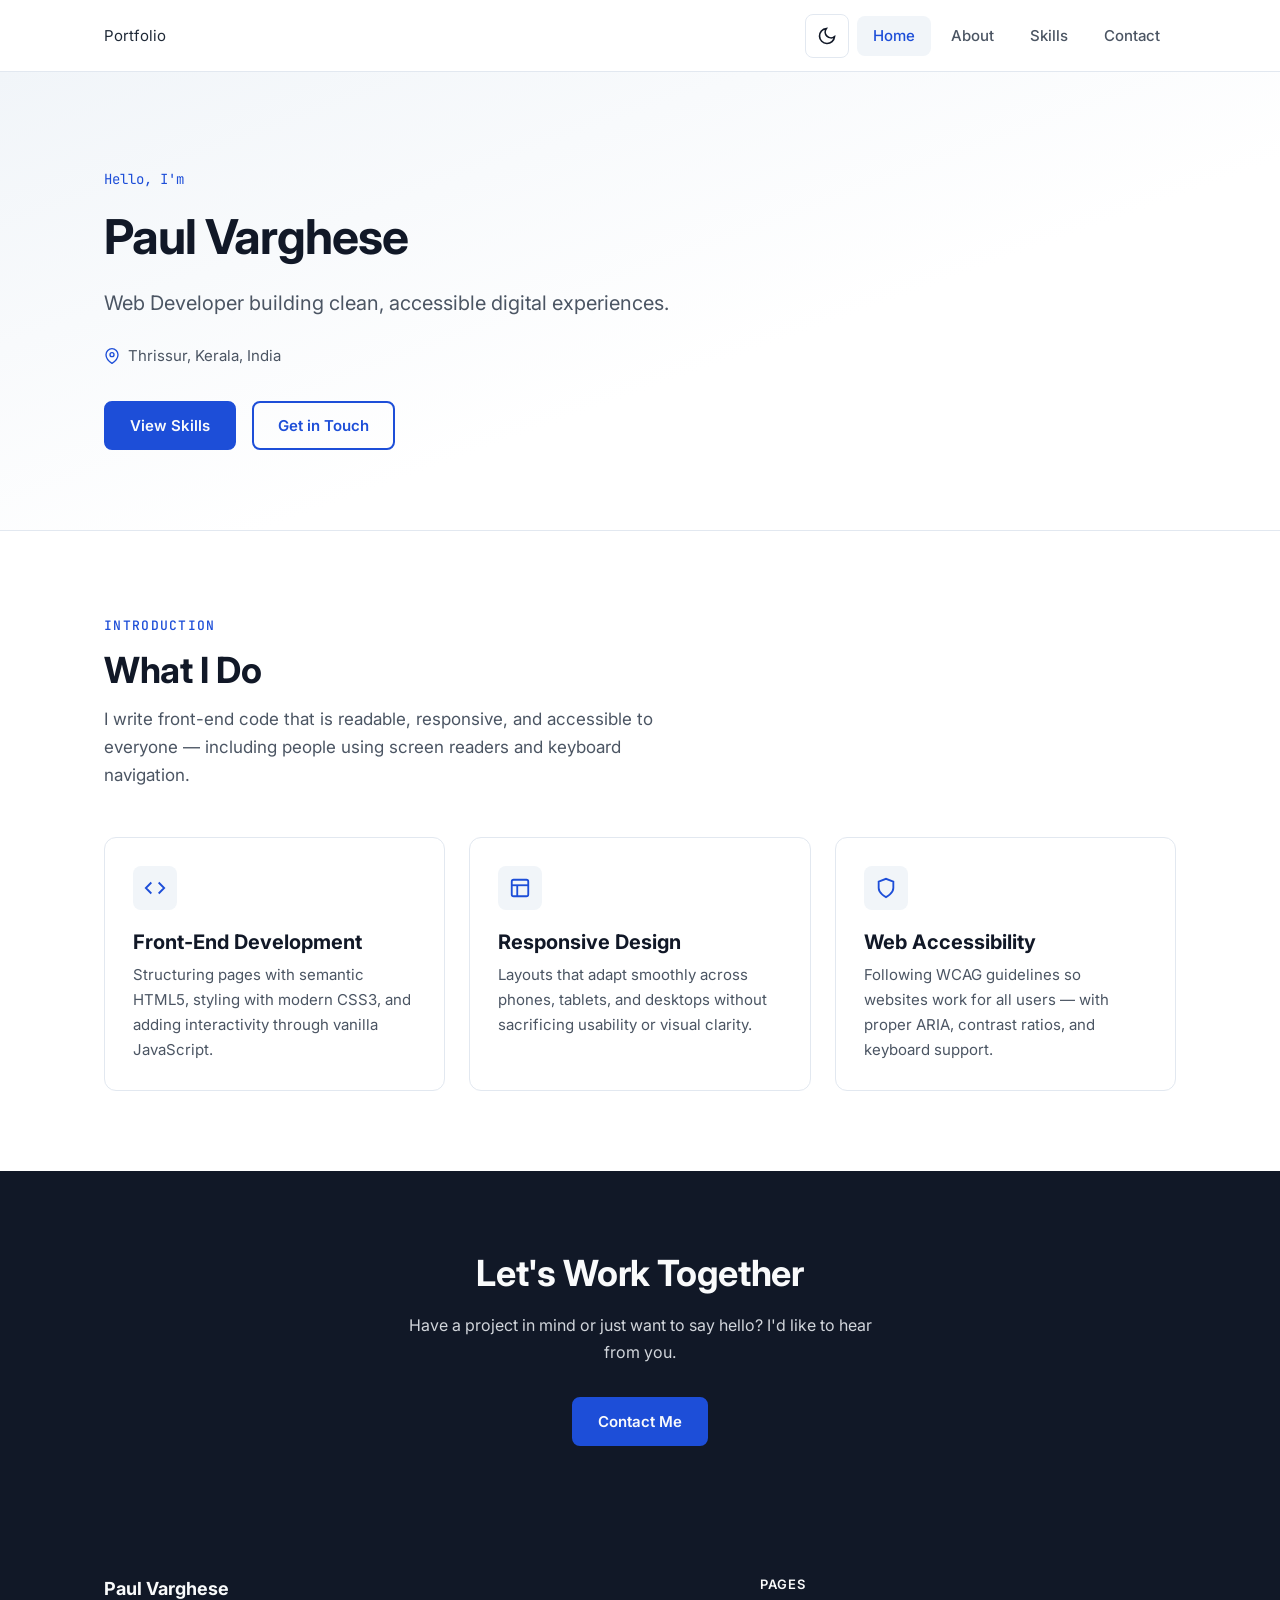
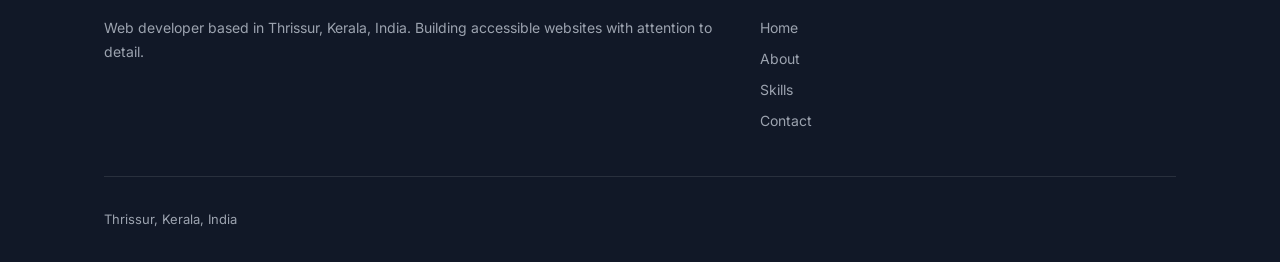
<file: index.html>
<!DOCTYPE html>
<html lang="en">
<head>
  <meta charset="UTF-8">
  <meta name="viewport" content="width=device-width, initial-scale=1.0">
  <meta name="description" content="Paul Varghese — Web developer from Thrissur, Kerala. Building accessible, user-friendly websites with HTML5, CSS3, and JavaScript.">
  <meta name="keywords" content="Paul Varghese, web developer, portfolio, Thrissur, Kerala, HTML5, JavaScript, frontend developer">
  <meta name="author" content="Paul Varghese">
  <meta name="color-scheme" content="light dark">
  <meta name="robots" content="index, follow">

  <!-- Open Graph -->
  <meta property="og:type" content="website">
  <meta property="og:title" content="Paul Varghese | Web Developer Portfolio">
  <meta property="og:description" content="Web developer from Thrissur, Kerala. Passionate about building accessible and user-friendly websites.">
  <meta property="og:url" content="https://paulvarghese.dev/">
  <meta property="og:locale" content="en_IN">

  <title>Paul Varghese | Web Developer — Home</title>

  <script src="js/theme-init.js"></script>

  <!-- Fonts -->
  <link rel="preconnect" href="https://fonts.googleapis.com">
  <link rel="preconnect" href="https://fonts.gstatic.com" crossorigin>
  <link href="https://fonts.googleapis.com/css2?family=Inter:wght@400;500;600;700&family=JetBrains+Mono:wght@400;500&display=swap" rel="stylesheet">

  <link rel="stylesheet" href="css/style.css">
</head>
<body>
  <a href="#main-content" class="skip-link">Skip to main content</a>

  <header class="site-header" role="banner">
    <div class="container header-inner">
      <a href="index.html" class="site-logo" aria-label="Portfolio — Home">Portfolio</a>

      <div class="header-end">
        <button type="button" class="theme-toggle" id="theme-toggle" aria-label="Switch to dark mode" aria-pressed="false">
          <svg class="theme-icon theme-icon-moon" width="20" height="20" viewBox="0 0 24 24" fill="none" stroke="currentColor" stroke-width="2" aria-hidden="true">
            <path d="M21 12.79A9 9 0 1 1 11.21 3 7 7 0 0 0 21 12.79z"></path>
          </svg>
          <svg class="theme-icon theme-icon-sun" width="20" height="20" viewBox="0 0 24 24" fill="none" stroke="currentColor" stroke-width="2" aria-hidden="true">
            <circle cx="12" cy="12" r="5"></circle>
            <line x1="12" y1="1" x2="12" y2="3"></line>
            <line x1="12" y1="21" x2="12" y2="23"></line>
            <line x1="4.22" y1="4.22" x2="5.64" y2="5.64"></line>
            <line x1="18.36" y1="18.36" x2="19.78" y2="19.78"></line>
            <line x1="1" y1="12" x2="3" y2="12"></line>
            <line x1="21" y1="12" x2="23" y2="12"></line>
            <line x1="4.22" y1="19.78" x2="5.64" y2="18.36"></line>
            <line x1="18.36" y1="5.64" x2="19.78" y2="4.22"></line>
          </svg>
        </button>

        <button class="nav-toggle" aria-label="Toggle navigation menu" aria-expanded="false" aria-controls="main-nav">
          <span class="nav-toggle-bar"></span>
          <span class="nav-toggle-bar"></span>
          <span class="nav-toggle-bar"></span>
        </button>

        <nav class="site-nav" id="main-nav" role="navigation" aria-label="Main navigation">
          <ul>
            <li><a href="index.html" aria-current="page">Home</a></li>
            <li><a href="about.html">About</a></li>
            <li><a href="skills.html">Skills</a></li>
            <li><a href="contact.html">Contact</a></li>
          </ul>
        </nav>
      </div>
    </div>
  </header>

  <main id="main-content">
    <!-- Hero -->
    <section class="hero" aria-labelledby="hero-heading">
      <div class="container">
        <div class="hero-content fade-in">
          <p class="hero-greeting">Hello, I'm</p>
          <h1 id="hero-heading" class="hero-title">Paul Varghese</h1>
          <p class="hero-subtitle">Web Developer building clean, accessible digital experiences.</p>
          <p class="hero-location">
            <svg width="16" height="16" viewBox="0 0 24 24" fill="none" stroke="currentColor" stroke-width="2" aria-hidden="true">
              <path d="M21 10c0 7-9 13-9 13s-9-6-9-13a9 9 0 0 1 18 0z"></path>
              <circle cx="12" cy="10" r="3"></circle>
            </svg>
            Thrissur, Kerala, India
          </p>
          <div class="hero-actions">
            <a href="skills.html" class="btn btn-primary">View Skills</a>
            <a href="contact.html" class="btn btn-outline">Get in Touch</a>
          </div>
        </div>
      </div>
    </section>

    <!-- Quick Intro -->
    <section class="section" aria-labelledby="intro-heading">
      <div class="container">
        <header class="section-header fade-in">
          <span class="section-label">Introduction</span>
          <h2 id="intro-heading" class="section-title">What I Do</h2>
          <p class="section-desc">I write front-end code that is readable, responsive, and accessible to everyone — including people using screen readers and keyboard navigation.</p>
        </header>

        <div class="card-grid">
          <article class="card fade-in">
            <div class="card-icon" aria-hidden="true">
              <svg width="22" height="22" viewBox="0 0 24 24" fill="none" stroke="currentColor" stroke-width="2">
                <polyline points="16 18 22 12 16 6"></polyline>
                <polyline points="8 6 2 12 8 18"></polyline>
              </svg>
            </div>
            <h3 class="card-title">Front-End Development</h3>
            <p class="card-text">Structuring pages with semantic HTML5, styling with modern CSS3, and adding interactivity through vanilla JavaScript.</p>
          </article>

          <article class="card fade-in">
            <div class="card-icon" aria-hidden="true">
              <svg width="22" height="22" viewBox="0 0 24 24" fill="none" stroke="currentColor" stroke-width="2">
                <rect x="3" y="3" width="18" height="18" rx="2" ry="2"></rect>
                <line x1="3" y1="9" x2="21" y2="9"></line>
                <line x1="9" y1="21" x2="9" y2="9"></line>
              </svg>
            </div>
            <h3 class="card-title">Responsive Design</h3>
            <p class="card-text">Layouts that adapt smoothly across phones, tablets, and desktops without sacrificing usability or visual clarity.</p>
          </article>

          <article class="card fade-in">
            <div class="card-icon" aria-hidden="true">
              <svg width="22" height="22" viewBox="0 0 24 24" fill="none" stroke="currentColor" stroke-width="2">
                <path d="M12 22s8-4 8-10V5l-8-3-8 3v7c0 6 8 10 8 10z"></path>
              </svg>
            </div>
            <h3 class="card-title">Web Accessibility</h3>
            <p class="card-text">Following WCAG guidelines so websites work for all users — with proper ARIA, contrast ratios, and keyboard support.</p>
          </article>
        </div>
      </div>
    </section>

    <!-- CTA -->
    <section class="section cta-section" aria-labelledby="cta-heading">
      <div class="container fade-in">
        <h2 id="cta-heading">Let's Work Together</h2>
        <p>Have a project in mind or just want to say hello? I'd like to hear from you.</p>
        <a href="contact.html" class="btn btn-primary">Contact Me</a>
      </div>
    </section>
  </main>

  <footer class="site-footer" role="contentinfo">
    <div class="container">
      <div class="footer-grid">
        <div>
          <p class="footer-brand">Paul Varghese</p>
          <p class="footer-text">Web developer based in Thrissur, Kerala, India. Building accessible websites with attention to detail.</p>
        </div>

        <nav aria-label="Footer navigation">
          <p class="footer-heading">Pages</p>
          <ul class="footer-links">
            <li><a href="index.html">Home</a></li>
            <li><a href="about.html">About</a></li>
            <li><a href="skills.html">Skills</a></li>
            <li><a href="contact.html">Contact</a></li>
          </ul>
        </nav>
      </div>

      <div class="footer-bottom">
        <p>Thrissur, Kerala, India</p>
      </div>
    </div>
  </footer>

  <script src="js/main.js"></script>
</body>
</html>
</file>
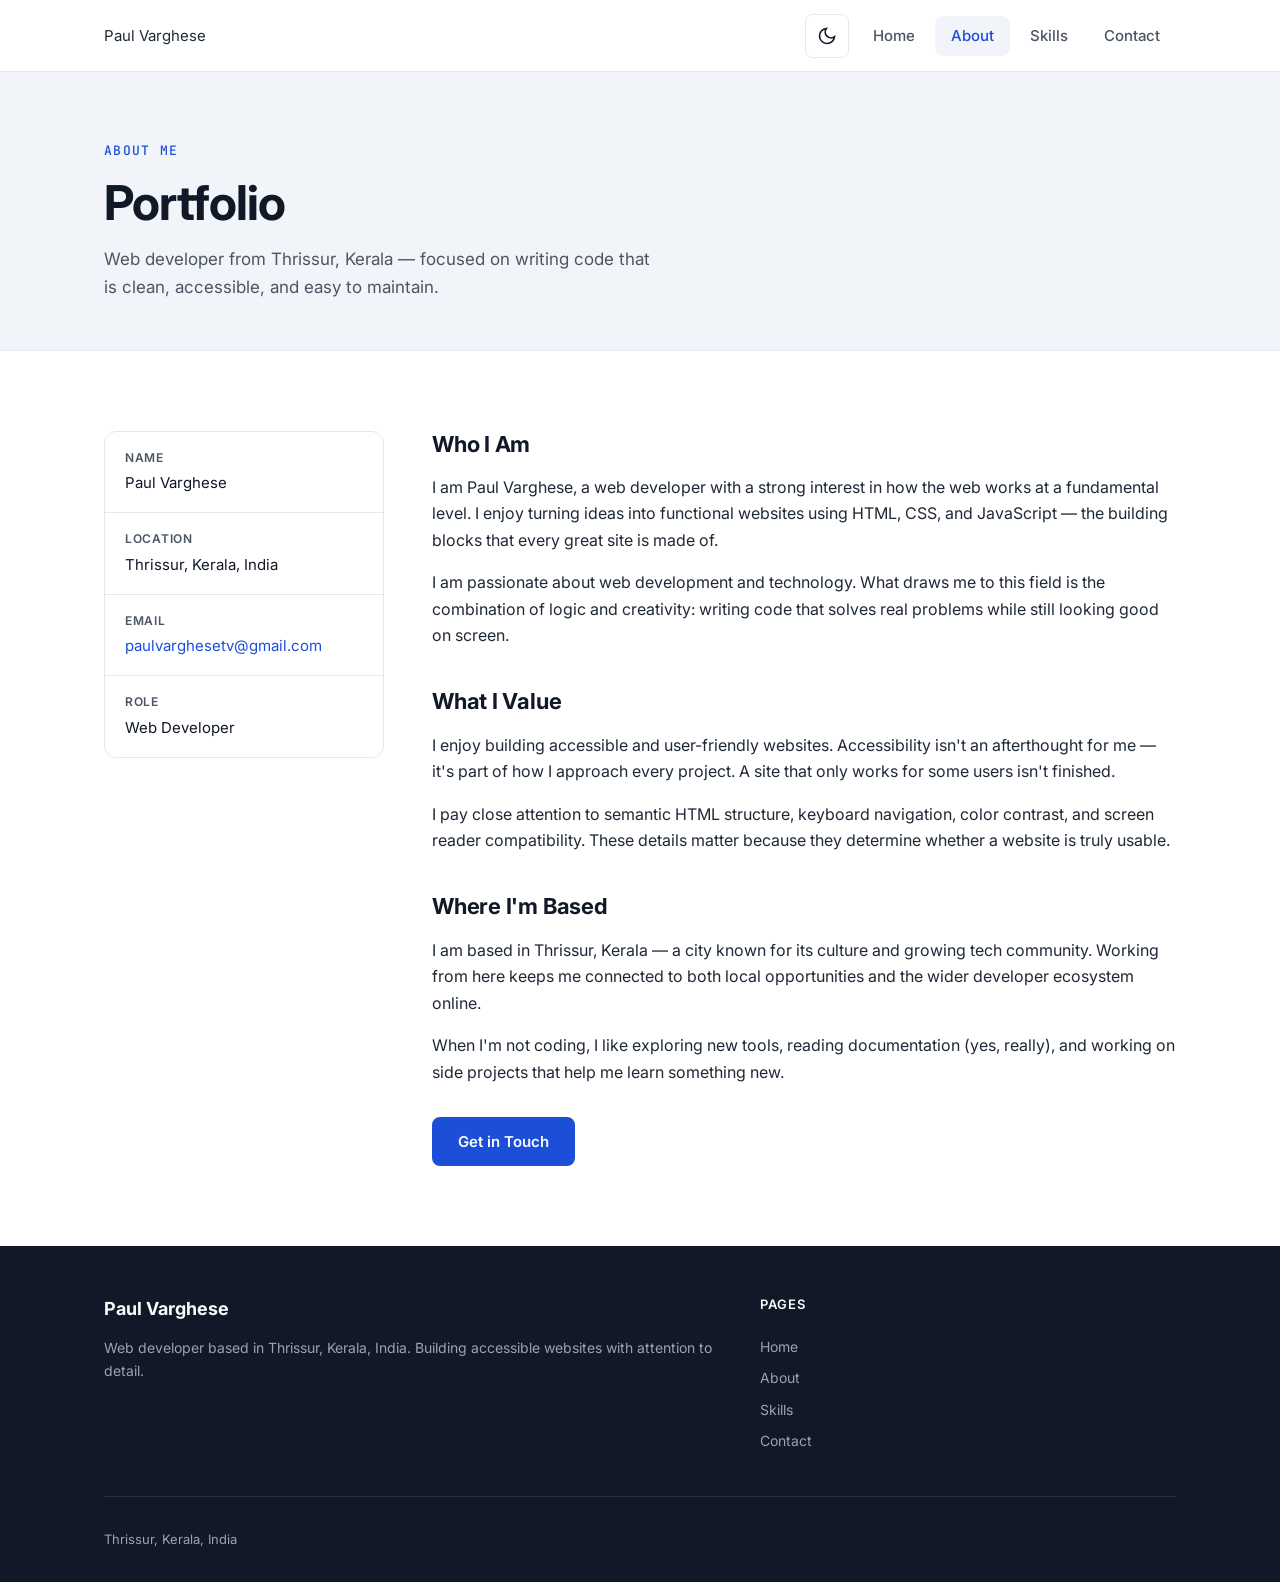
<file: about.html>
<!DOCTYPE html>
<html lang="en">
<head>
  <meta charset="UTF-8">
  <meta name="viewport" content="width=device-width, initial-scale=1.0">
  <meta name="description" content="Learn more about Paul Varghese — a web developer from Thrissur, Kerala, passionate about accessible and user-friendly websites.">
  <meta name="keywords" content="Paul Varghese, about, web developer, Thrissur, Kerala, biography">
  <meta name="author" content="Paul Varghese">
  <meta name="color-scheme" content="light dark">
  <meta name="robots" content="index, follow">

  <meta property="og:type" content="website">
  <meta property="og:title" content="About Paul Varghese | Web Developer">
  <meta property="og:description" content="Paul Varghese is a web developer from Thrissur, Kerala, focused on building accessible digital experiences.">
  <meta property="og:url" content="https://paulvarghese.dev/about">
  <meta property="og:locale" content="en_IN">

  <title>About | Paul Varghese — Web Developer</title>

  <script src="js/theme-init.js"></script>

  <link rel="preconnect" href="https://fonts.googleapis.com">
  <link rel="preconnect" href="https://fonts.gstatic.com" crossorigin>
  <link href="https://fonts.googleapis.com/css2?family=Inter:wght@400;500;600;700&family=JetBrains+Mono:wght@400;500&display=swap" rel="stylesheet">

  <link rel="stylesheet" href="css/style.css">
</head>
<body>
  <a href="#main-content" class="skip-link">Skip to main content</a>

  <header class="site-header" role="banner">
    <div class="container header-inner">
      <a href="index.html" class="site-logo" aria-label="Paul Varghese — Home">Paul Varghese</a>

      <div class="header-end">
        <button type="button" class="theme-toggle" id="theme-toggle" aria-label="Switch to dark mode" aria-pressed="false">
          <svg class="theme-icon theme-icon-moon" width="20" height="20" viewBox="0 0 24 24" fill="none" stroke="currentColor" stroke-width="2" aria-hidden="true">
            <path d="M21 12.79A9 9 0 1 1 11.21 3 7 7 0 0 0 21 12.79z"></path>
          </svg>
          <svg class="theme-icon theme-icon-sun" width="20" height="20" viewBox="0 0 24 24" fill="none" stroke="currentColor" stroke-width="2" aria-hidden="true">
            <circle cx="12" cy="12" r="5"></circle>
            <line x1="12" y1="1" x2="12" y2="3"></line>
            <line x1="12" y1="21" x2="12" y2="23"></line>
            <line x1="4.22" y1="4.22" x2="5.64" y2="5.64"></line>
            <line x1="18.36" y1="18.36" x2="19.78" y2="19.78"></line>
            <line x1="1" y1="12" x2="3" y2="12"></line>
            <line x1="21" y1="12" x2="23" y2="12"></line>
            <line x1="4.22" y1="19.78" x2="5.64" y2="18.36"></line>
            <line x1="18.36" y1="5.64" x2="19.78" y2="4.22"></line>
          </svg>
        </button>

        <button class="nav-toggle" aria-label="Toggle navigation menu" aria-expanded="false" aria-controls="main-nav">
          <span class="nav-toggle-bar"></span>
          <span class="nav-toggle-bar"></span>
          <span class="nav-toggle-bar"></span>
        </button>

        <nav class="site-nav" id="main-nav" role="navigation" aria-label="Main navigation">
          <ul>
            <li><a href="index.html">Home</a></li>
            <li><a href="about.html" aria-current="page">About</a></li>
            <li><a href="skills.html">Skills</a></li>
            <li><a href="contact.html">Contact</a></li>
          </ul>
        </nav>
      </div>
    </div>
  </header>

  <main id="main-content">
    <header class="page-banner">
      <div class="container fade-in">
        <span class="section-label">About Me</span>
        <h1>Portfolio</h1>
        <p class="section-desc">Web developer from Thrissur, Kerala — focused on writing code that is clean, accessible, and easy to maintain.</p>
      </div>
    </header>

    <section class="section" aria-labelledby="about-content-heading">
      <div class="container about-grid">
        <aside class="about-sidebar fade-in" aria-label="Personal details">
          <ul class="about-info-list">
            <li class="about-info-item">
              <p class="about-info-label">Name</p>
              <p class="about-info-value">Paul Varghese</p>
            </li>
            <li class="about-info-item">
              <p class="about-info-label">Location</p>
              <p class="about-info-value">Thrissur, Kerala, India</p>
            </li>
            <li class="about-info-item">
              <p class="about-info-label">Email</p>
              <p class="about-info-value">
                <a href="mailto:paulvarghesetv@gmail.com">paulvarghesetv@gmail.com</a>
              </p>
            </li>
            <li class="about-info-item">
              <p class="about-info-label">Role</p>
              <p class="about-info-value">Web Developer</p>
            </li>
          </ul>
        </aside>

        <article class="about-content fade-in">
          <h2 id="about-content-heading">Who I Am</h2>
          <p>I am Paul Varghese, a web developer with a strong interest in how the web works at a fundamental level. I enjoy turning ideas into functional websites using HTML, CSS, and JavaScript — the building blocks that every great site is made of.</p>
          <p>I am passionate about web development and technology. What draws me to this field is the combination of logic and creativity: writing code that solves real problems while still looking good on screen.</p>

          <h2>What I Value</h2>
          <p>I enjoy building accessible and user-friendly websites. Accessibility isn't an afterthought for me — it's part of how I approach every project. A site that only works for some users isn't finished.</p>
          <p>I pay close attention to semantic HTML structure, keyboard navigation, color contrast, and screen reader compatibility. These details matter because they determine whether a website is truly usable.</p>

          <h2>Where I'm Based</h2>
          <p>I am based in Thrissur, Kerala — a city known for its culture and growing tech community. Working from here keeps me connected to both local opportunities and the wider developer ecosystem online.</p>
          <p>When I'm not coding, I like exploring new tools, reading documentation (yes, really), and working on side projects that help me learn something new.</p>

          <div style="margin-top: 2rem;">
            <a href="contact.html" class="btn btn-primary">Get in Touch</a>
          </div>
        </article>
      </div>
    </section>
  </main>

  <footer class="site-footer" role="contentinfo">
    <div class="container">
      <div class="footer-grid">
        <div>
          <p class="footer-brand">Paul Varghese</p>
          <p class="footer-text">Web developer based in Thrissur, Kerala, India. Building accessible websites with attention to detail.</p>
        </div>

        <nav aria-label="Footer navigation">
          <p class="footer-heading">Pages</p>
          <ul class="footer-links">
            <li><a href="index.html">Home</a></li>
            <li><a href="about.html">About</a></li>
            <li><a href="skills.html">Skills</a></li>
            <li><a href="contact.html">Contact</a></li>
          </ul>
        </nav>
      </div>

      <div class="footer-bottom">
        <p>Thrissur, Kerala, India</p>
      </div>
    </div>
  </footer>

  <script src="js/main.js"></script>
</body>
</html>
</file>
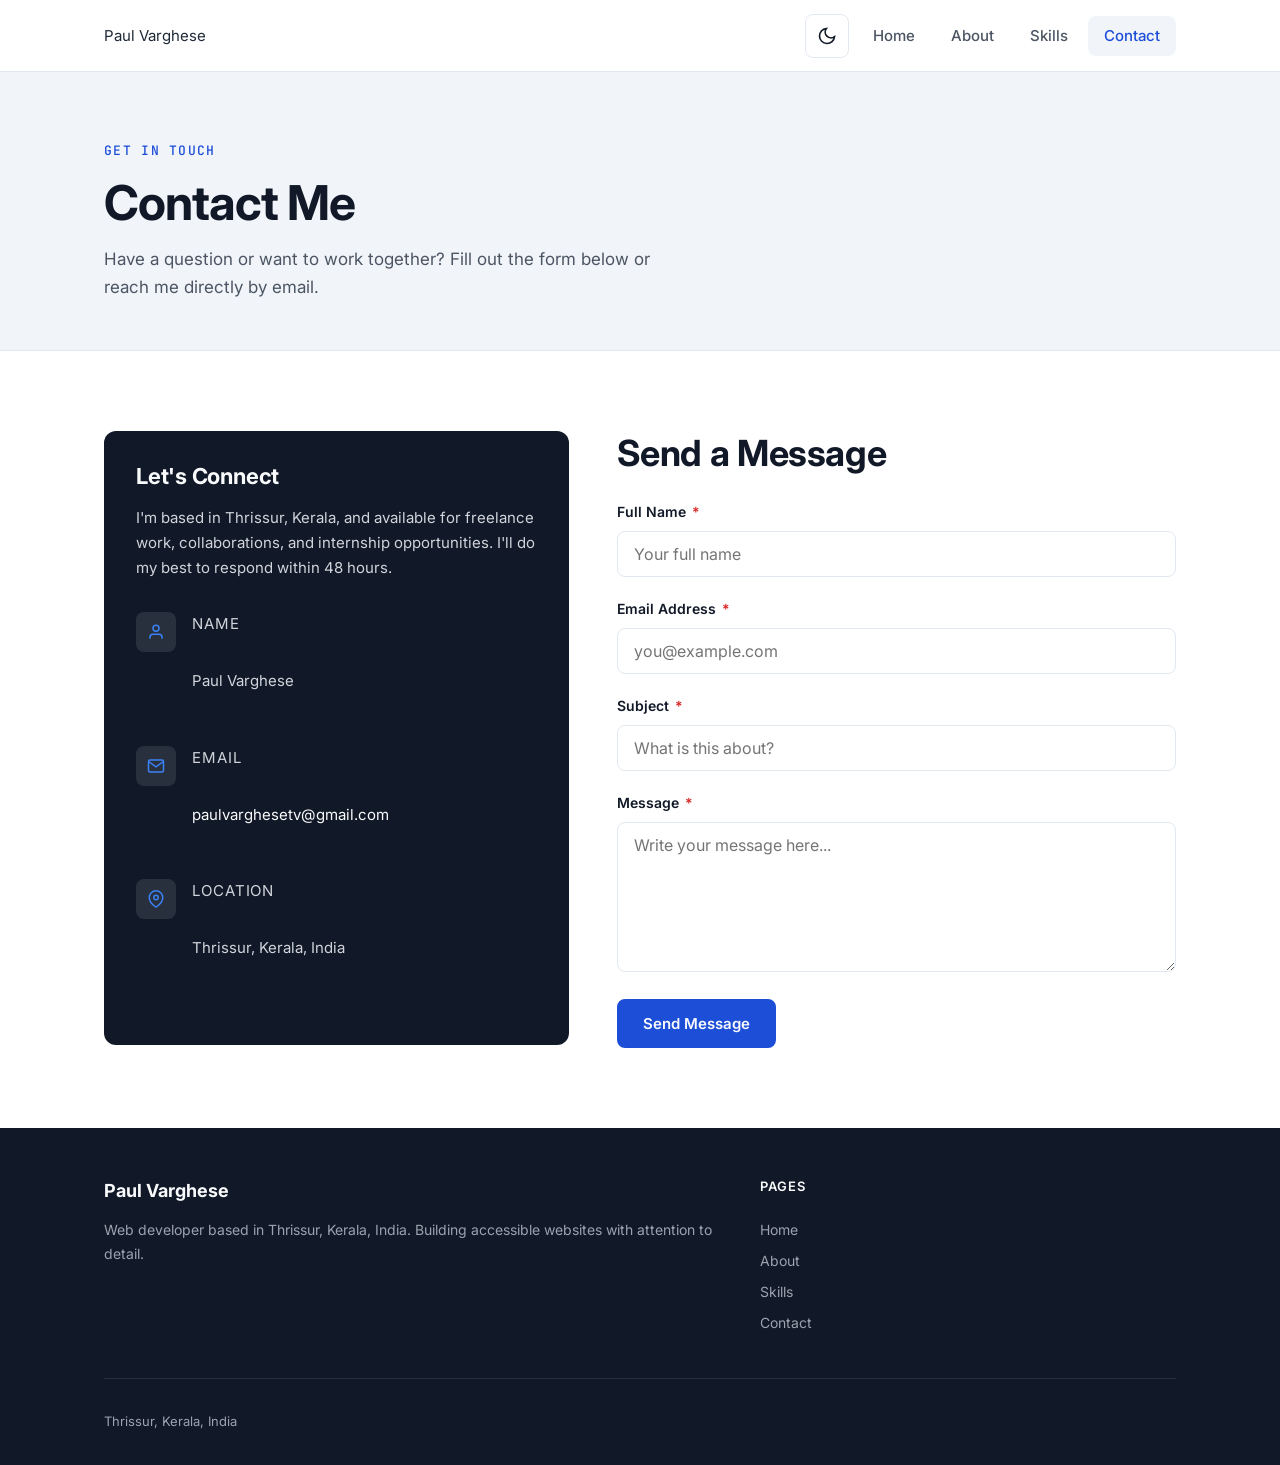
<file: contact.html>
<!DOCTYPE html>
<html lang="en">
<head>
  <meta charset="UTF-8">
  <meta name="viewport" content="width=device-width, initial-scale=1.0">
  <meta name="description" content="Contact Paul Varghese — web developer in Thrissur, Kerala. Send a message via the contact form or email paulvarghesetv@gmail.com.">
  <meta name="keywords" content="Paul Varghese, contact, email, Thrissur, Kerala, web developer">
  <meta name="author" content="Paul Varghese">
  <meta name="color-scheme" content="light dark">
  <meta name="robots" content="index, follow">

  <meta property="og:type" content="website">
  <meta property="og:title" content="Contact | Paul Varghese — Web Developer">
  <meta property="og:description" content="Get in touch with Paul Varghese. Based in Thrissur, Kerala. Email: paulvarghesetv@gmail.com">
  <meta property="og:url" content="https://paulvarghese.dev/contact">
  <meta property="og:locale" content="en_IN">

  <title>Contact | Paul Varghese — Web Developer</title>

  <script src="js/theme-init.js"></script>

  <link rel="preconnect" href="https://fonts.googleapis.com">
  <link rel="preconnect" href="https://fonts.gstatic.com" crossorigin>
  <link href="https://fonts.googleapis.com/css2?family=Inter:wght@400;500;600;700&family=JetBrains+Mono:wght@400;500&display=swap" rel="stylesheet">

  <link rel="stylesheet" href="css/style.css">
</head>
<body>
  <a href="#main-content" class="skip-link">Skip to main content</a>

  <header class="site-header" role="banner">
    <div class="container header-inner">
      <a href="index.html" class="site-logo" aria-label="Paul Varghese — Home">Paul Varghese</a>

      <div class="header-end">
        <button type="button" class="theme-toggle" id="theme-toggle" aria-label="Switch to dark mode" aria-pressed="false">
          <svg class="theme-icon theme-icon-moon" width="20" height="20" viewBox="0 0 24 24" fill="none" stroke="currentColor" stroke-width="2" aria-hidden="true">
            <path d="M21 12.79A9 9 0 1 1 11.21 3 7 7 0 0 0 21 12.79z"></path>
          </svg>
          <svg class="theme-icon theme-icon-sun" width="20" height="20" viewBox="0 0 24 24" fill="none" stroke="currentColor" stroke-width="2" aria-hidden="true">
            <circle cx="12" cy="12" r="5"></circle>
            <line x1="12" y1="1" x2="12" y2="3"></line>
            <line x1="12" y1="21" x2="12" y2="23"></line>
            <line x1="4.22" y1="4.22" x2="5.64" y2="5.64"></line>
            <line x1="18.36" y1="18.36" x2="19.78" y2="19.78"></line>
            <line x1="1" y1="12" x2="3" y2="12"></line>
            <line x1="21" y1="12" x2="23" y2="12"></line>
            <line x1="4.22" y1="19.78" x2="5.64" y2="18.36"></line>
            <line x1="18.36" y1="5.64" x2="19.78" y2="4.22"></line>
          </svg>
        </button>

        <button class="nav-toggle" aria-label="Toggle navigation menu" aria-expanded="false" aria-controls="main-nav">
          <span class="nav-toggle-bar"></span>
          <span class="nav-toggle-bar"></span>
          <span class="nav-toggle-bar"></span>
        </button>

        <nav class="site-nav" id="main-nav" role="navigation" aria-label="Main navigation">
          <ul>
            <li><a href="index.html">Home</a></li>
            <li><a href="about.html">About</a></li>
            <li><a href="skills.html">Skills</a></li>
            <li><a href="contact.html" aria-current="page">Contact</a></li>
          </ul>
        </nav>
      </div>
    </div>
  </header>

  <main id="main-content">
    <header class="page-banner">
      <div class="container fade-in">
        <span class="section-label">Get in Touch</span>
        <h1>Contact Me</h1>
        <p class="section-desc">Have a question or want to work together? Fill out the form below or reach me directly by email.</p>
      </div>
    </header>

    <section class="section" aria-labelledby="contact-section-heading">
      <div class="container contact-grid">
        <aside class="contact-info-card fade-in" aria-label="Contact information">
          <h2 id="contact-section-heading">Let's Connect</h2>
          <p>I'm based in Thrissur, Kerala, and available for freelance work, collaborations, and internship opportunities. I'll do my best to respond within 48 hours.</p>

          <address style="font-style: normal;">
            <div class="contact-detail">
              <div class="contact-detail-icon" aria-hidden="true">
                <svg width="18" height="18" viewBox="0 0 24 24" fill="none" stroke="currentColor" stroke-width="2">
                  <path d="M20 21v-2a4 4 0 0 0-4-4H8a4 4 0 0 0-4 4v2"></path>
                  <circle cx="12" cy="7" r="4"></circle>
                </svg>
              </div>
              <div>
                <p class="contact-detail-label">Name</p>
                <p class="contact-detail-value">Paul Varghese</p>
              </div>
            </div>

            <div class="contact-detail">
              <div class="contact-detail-icon" aria-hidden="true">
                <svg width="18" height="18" viewBox="0 0 24 24" fill="none" stroke="currentColor" stroke-width="2">
                  <path d="M4 4h16c1.1 0 2 .9 2 2v12c0 1.1-.9 2-2 2H4c-1.1 0-2-.9-2-2V6c0-1.1.9-2 2-2z"></path>
                  <polyline points="22,6 12,13 2,6"></polyline>
                </svg>
              </div>
              <div>
                <p class="contact-detail-label">Email</p>
                <p class="contact-detail-value">
                  <a href="mailto:paulvarghesetv@gmail.com">paulvarghesetv@gmail.com</a>
                </p>
              </div>
            </div>

            <div class="contact-detail">
              <div class="contact-detail-icon" aria-hidden="true">
                <svg width="18" height="18" viewBox="0 0 24 24" fill="none" stroke="currentColor" stroke-width="2">
                  <path d="M21 10c0 7-9 13-9 13s-9-6-9-13a9 9 0 0 1 18 0z"></path>
                  <circle cx="12" cy="10" r="3"></circle>
                </svg>
              </div>
              <div>
                <p class="contact-detail-label">Location</p>
                <p class="contact-detail-value">Thrissur, Kerala, India</p>
              </div>
            </div>
          </address>
        </aside>

        <article class="fade-in" aria-labelledby="form-heading">
          <h2 id="form-heading" class="section-title" style="margin-bottom: 1.5rem;">Send a Message</h2>

          <div id="form-success" class="form-success" tabindex="-1">
            Thank you for your message! I'll get back to you at the email address you provided.
          </div>

          <form id="contact-form" action="mailto:paulvarghesetv@gmail.com" method="post" enctype="text/plain" novalidate aria-label="Contact form">
            <div class="form-group">
              <label for="full-name" class="form-label">
                Full Name <span class="required" aria-hidden="true">*</span>
                <span class="visually-hidden">(required)</span>
              </label>
              <input
                type="text"
                id="full-name"
                name="name"
                class="form-input"
                autocomplete="name"
                required
                aria-required="true"
                aria-describedby="name-error"
                aria-invalid="false"
                placeholder="Your full name"
              >
              <span id="name-error" class="form-error" role="alert"></span>
            </div>

            <div class="form-group">
              <label for="email" class="form-label">
                Email Address <span class="required" aria-hidden="true">*</span>
                <span class="visually-hidden">(required)</span>
              </label>
              <input
                type="email"
                id="email"
                name="email"
                class="form-input"
                autocomplete="email"
                required
                aria-required="true"
                aria-describedby="email-error"
                aria-invalid="false"
                placeholder="you@example.com"
              >
              <span id="email-error" class="form-error" role="alert"></span>
            </div>

            <div class="form-group">
              <label for="subject" class="form-label">
                Subject <span class="required" aria-hidden="true">*</span>
                <span class="visually-hidden">(required)</span>
              </label>
              <input
                type="text"
                id="subject"
                name="subject"
                class="form-input"
                required
                aria-required="true"
                aria-describedby="subject-error"
                aria-invalid="false"
                placeholder="What is this about?"
              >
              <span id="subject-error" class="form-error" role="alert"></span>
            </div>

            <div class="form-group">
              <label for="message" class="form-label">
                Message <span class="required" aria-hidden="true">*</span>
                <span class="visually-hidden">(required)</span>
              </label>
              <textarea
                id="message"
                name="message"
                class="form-textarea"
                required
                aria-required="true"
                aria-describedby="message-error"
                aria-invalid="false"
                placeholder="Write your message here..."
              ></textarea>
              <span id="message-error" class="form-error" role="alert"></span>
            </div>

            <button type="submit" class="btn btn-primary">Send Message</button>
          </form>
        </article>
      </div>
    </section>
  </main>

  <footer class="site-footer" role="contentinfo">
    <div class="container">
      <div class="footer-grid">
        <div>
          <p class="footer-brand">Paul Varghese</p>
          <p class="footer-text">Web developer based in Thrissur, Kerala, India. Building accessible websites with attention to detail.</p>
        </div>

        <nav aria-label="Footer navigation">
          <p class="footer-heading">Pages</p>
          <ul class="footer-links">
            <li><a href="index.html">Home</a></li>
            <li><a href="about.html">About</a></li>
            <li><a href="skills.html">Skills</a></li>
            <li><a href="contact.html">Contact</a></li>
          </ul>
        </nav>
      </div>

      <div class="footer-bottom">
        <p>Thrissur, Kerala, India</p>
      </div>
    </div>
  </footer>

  <script src="js/main.js"></script>
</body>
</html>
</file>
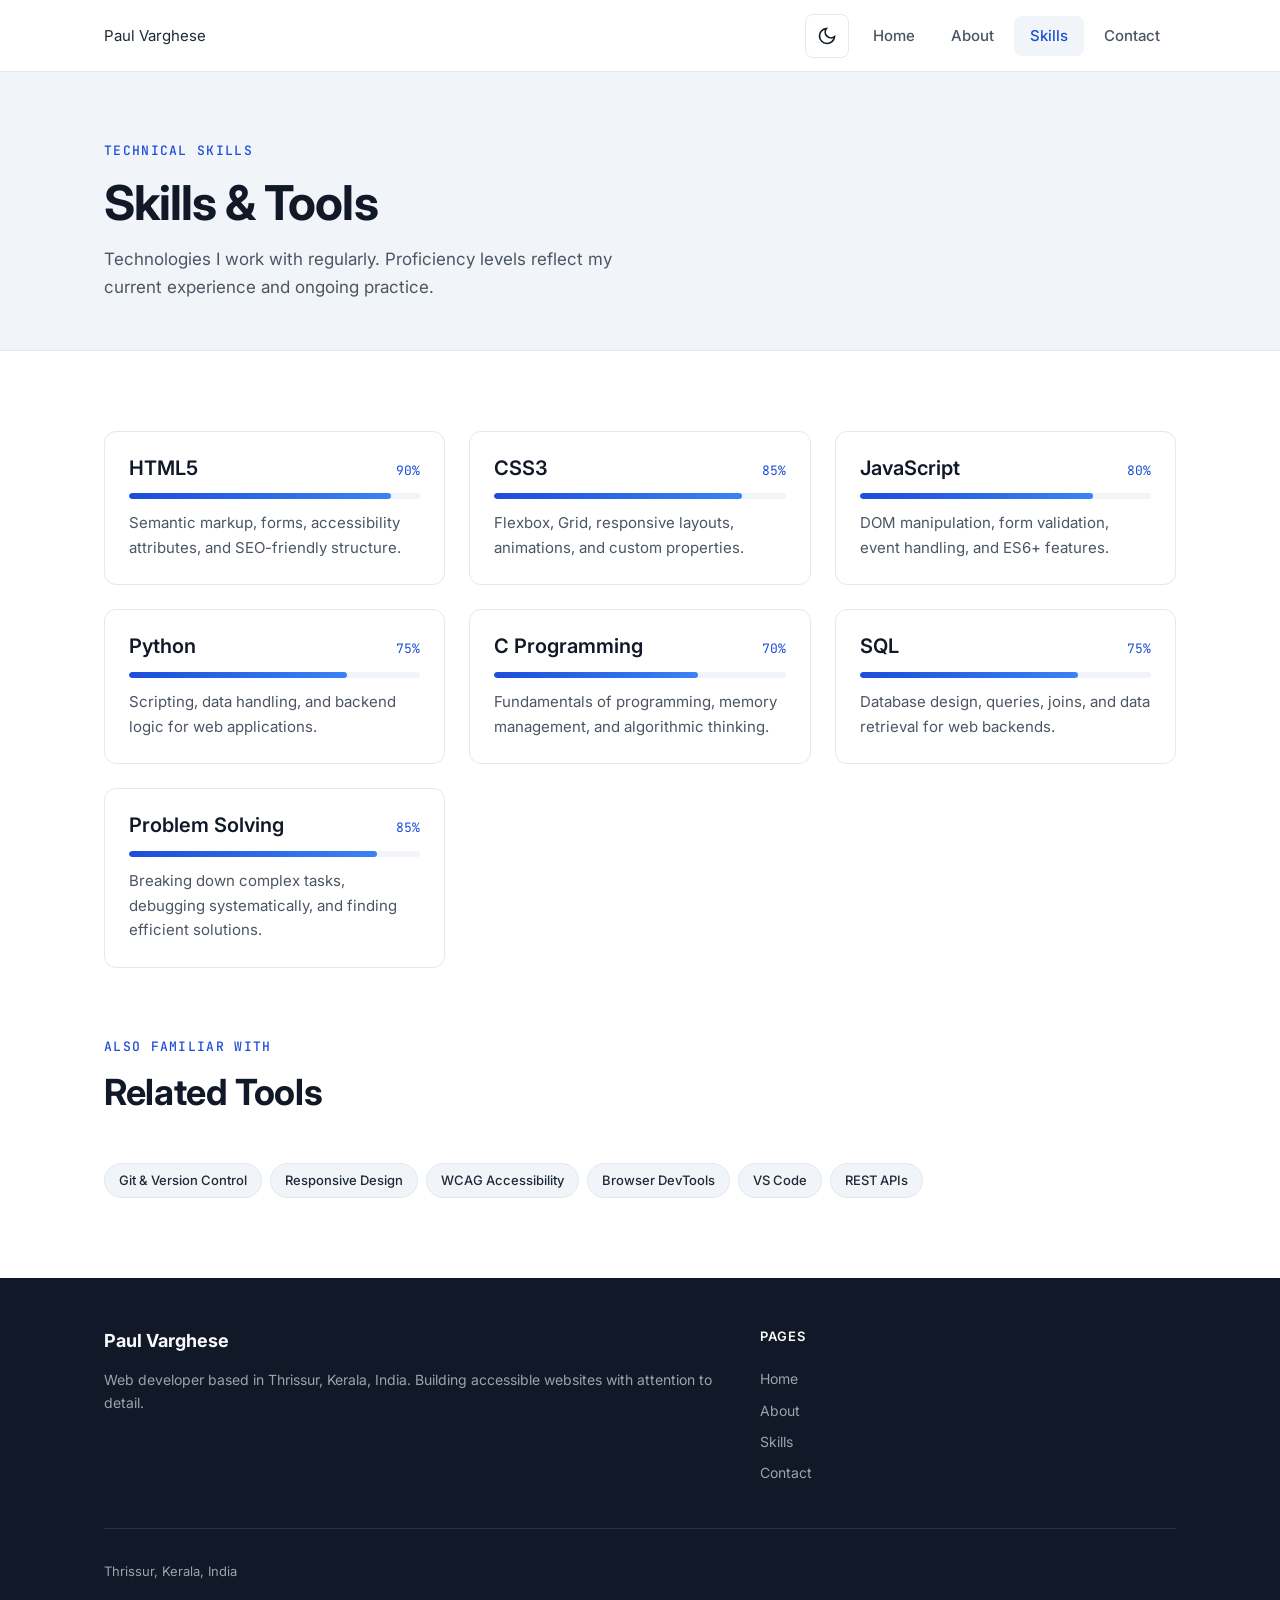
<file: skills.html>
<!DOCTYPE html>
<html lang="en">
<head>
  <meta charset="UTF-8">
  <meta name="viewport" content="width=device-width, initial-scale=1.0">
  <meta name="description" content="Technical skills of Paul Varghese — HTML5, CSS3, JavaScript, Python, C, SQL, and problem solving.">
  <meta name="keywords" content="Paul Varghese, skills, HTML5, CSS3, JavaScript, Python, C programming, SQL">
  <meta name="author" content="Paul Varghese">
  <meta name="color-scheme" content="light dark">
  <meta name="robots" content="index, follow">

  <meta property="og:type" content="website">
  <meta property="og:title" content="Skills | Paul Varghese — Web Developer">
  <meta property="og:description" content="Explore the technical skills and tools Paul Varghese uses for web development and software projects.">
  <meta property="og:url" content="https://paulvarghese.dev/skills">
  <meta property="og:locale" content="en_IN">

  <title>Skills | Paul Varghese — Web Developer</title>

  <script src="js/theme-init.js"></script>

  <link rel="preconnect" href="https://fonts.googleapis.com">
  <link rel="preconnect" href="https://fonts.gstatic.com" crossorigin>
  <link href="https://fonts.googleapis.com/css2?family=Inter:wght@400;500;600;700&family=JetBrains+Mono:wght@400;500&display=swap" rel="stylesheet">

  <link rel="stylesheet" href="css/style.css">
</head>
<body>
  <a href="#main-content" class="skip-link">Skip to main content</a>

  <header class="site-header" role="banner">
    <div class="container header-inner">
      <a href="index.html" class="site-logo" aria-label="Paul Varghese — Home">Paul Varghese</a>

      <div class="header-end">
        <button type="button" class="theme-toggle" id="theme-toggle" aria-label="Switch to dark mode" aria-pressed="false">
          <svg class="theme-icon theme-icon-moon" width="20" height="20" viewBox="0 0 24 24" fill="none" stroke="currentColor" stroke-width="2" aria-hidden="true">
            <path d="M21 12.79A9 9 0 1 1 11.21 3 7 7 0 0 0 21 12.79z"></path>
          </svg>
          <svg class="theme-icon theme-icon-sun" width="20" height="20" viewBox="0 0 24 24" fill="none" stroke="currentColor" stroke-width="2" aria-hidden="true">
            <circle cx="12" cy="12" r="5"></circle>
            <line x1="12" y1="1" x2="12" y2="3"></line>
            <line x1="12" y1="21" x2="12" y2="23"></line>
            <line x1="4.22" y1="4.22" x2="5.64" y2="5.64"></line>
            <line x1="18.36" y1="18.36" x2="19.78" y2="19.78"></line>
            <line x1="1" y1="12" x2="3" y2="12"></line>
            <line x1="21" y1="12" x2="23" y2="12"></line>
            <line x1="4.22" y1="19.78" x2="5.64" y2="18.36"></line>
            <line x1="18.36" y1="5.64" x2="19.78" y2="4.22"></line>
          </svg>
        </button>

        <button class="nav-toggle" aria-label="Toggle navigation menu" aria-expanded="false" aria-controls="main-nav">
          <span class="nav-toggle-bar"></span>
          <span class="nav-toggle-bar"></span>
          <span class="nav-toggle-bar"></span>
        </button>

        <nav class="site-nav" id="main-nav" role="navigation" aria-label="Main navigation">
          <ul>
            <li><a href="index.html">Home</a></li>
            <li><a href="about.html">About</a></li>
            <li><a href="skills.html" aria-current="page">Skills</a></li>
            <li><a href="contact.html">Contact</a></li>
          </ul>
        </nav>
      </div>
    </div>
  </header>

  <main id="main-content">
    <header class="page-banner">
      <div class="container fade-in">
        <span class="section-label">Technical Skills</span>
        <h1>Skills &amp; Tools</h1>
        <p class="section-desc">Technologies I work with regularly. Proficiency levels reflect my current experience and ongoing practice.</p>
      </div>
    </header>

    <section class="section" aria-labelledby="skills-heading">
      <div class="container">
        <h2 id="skills-heading" class="visually-hidden">Skill proficiency levels</h2>

        <div class="skills-grid" role="list" aria-label="Technical skills with proficiency levels">
          <article class="skill-card fade-in" role="listitem">
            <div class="skill-header">
              <h3 class="skill-name">HTML5</h3>
              <span class="skill-level" aria-label="Proficiency: 90 percent">90%</span>
            </div>
            <div class="skill-bar" role="progressbar" aria-valuenow="90" aria-valuemin="0" aria-valuemax="100" aria-label="HTML5 proficiency">
              <div class="skill-bar-fill" style="--skill-level: 90%;"></div>
            </div>
            <p class="card-text" style="margin-top: 0.75rem;">Semantic markup, forms, accessibility attributes, and SEO-friendly structure.</p>
          </article>

          <article class="skill-card fade-in" role="listitem">
            <div class="skill-header">
              <h3 class="skill-name">CSS3</h3>
              <span class="skill-level" aria-label="Proficiency: 85 percent">85%</span>
            </div>
            <div class="skill-bar" role="progressbar" aria-valuenow="85" aria-valuemin="0" aria-valuemax="100" aria-label="CSS3 proficiency">
              <div class="skill-bar-fill" style="--skill-level: 85%;"></div>
            </div>
            <p class="card-text" style="margin-top: 0.75rem;">Flexbox, Grid, responsive layouts, animations, and custom properties.</p>
          </article>

          <article class="skill-card fade-in" role="listitem">
            <div class="skill-header">
              <h3 class="skill-name">JavaScript</h3>
              <span class="skill-level" aria-label="Proficiency: 80 percent">80%</span>
            </div>
            <div class="skill-bar" role="progressbar" aria-valuenow="80" aria-valuemin="0" aria-valuemax="100" aria-label="JavaScript proficiency">
              <div class="skill-bar-fill" style="--skill-level: 80%;"></div>
            </div>
            <p class="card-text" style="margin-top: 0.75rem;">DOM manipulation, form validation, event handling, and ES6+ features.</p>
          </article>

          <article class="skill-card fade-in" role="listitem">
            <div class="skill-header">
              <h3 class="skill-name">Python</h3>
              <span class="skill-level" aria-label="Proficiency: 75 percent">75%</span>
            </div>
            <div class="skill-bar" role="progressbar" aria-valuenow="75" aria-valuemin="0" aria-valuemax="100" aria-label="Python proficiency">
              <div class="skill-bar-fill" style="--skill-level: 75%;"></div>
            </div>
            <p class="card-text" style="margin-top: 0.75rem;">Scripting, data handling, and backend logic for web applications.</p>
          </article>

          <article class="skill-card fade-in" role="listitem">
            <div class="skill-header">
              <h3 class="skill-name">C Programming</h3>
              <span class="skill-level" aria-label="Proficiency: 70 percent">70%</span>
            </div>
            <div class="skill-bar" role="progressbar" aria-valuenow="70" aria-valuemin="0" aria-valuemax="100" aria-label="C Programming proficiency">
              <div class="skill-bar-fill" style="--skill-level: 70%;"></div>
            </div>
            <p class="card-text" style="margin-top: 0.75rem;">Fundamentals of programming, memory management, and algorithmic thinking.</p>
          </article>

          <article class="skill-card fade-in" role="listitem">
            <div class="skill-header">
              <h3 class="skill-name">SQL</h3>
              <span class="skill-level" aria-label="Proficiency: 75 percent">75%</span>
            </div>
            <div class="skill-bar" role="progressbar" aria-valuenow="75" aria-valuemin="0" aria-valuemax="100" aria-label="SQL proficiency">
              <div class="skill-bar-fill" style="--skill-level: 75%;"></div>
            </div>
            <p class="card-text" style="margin-top: 0.75rem;">Database design, queries, joins, and data retrieval for web backends.</p>
          </article>

          <article class="skill-card fade-in" role="listitem">
            <div class="skill-header">
              <h3 class="skill-name">Problem Solving</h3>
              <span class="skill-level" aria-label="Proficiency: 85 percent">85%</span>
            </div>
            <div class="skill-bar" role="progressbar" aria-valuenow="85" aria-valuemin="0" aria-valuemax="100" aria-label="Problem Solving proficiency">
              <div class="skill-bar-fill" style="--skill-level: 85%;"></div>
            </div>
            <p class="card-text" style="margin-top: 0.75rem;">Breaking down complex tasks, debugging systematically, and finding efficient solutions.</p>
          </article>
        </div>

        <!-- Additional skill tags -->
        <section aria-labelledby="tools-heading" style="margin-top: 4rem;">
          <header class="section-header fade-in">
            <span class="section-label">Also Familiar With</span>
            <h2 id="tools-heading" class="section-title">Related Tools</h2>
          </header>
          <ul class="skill-tags fade-in" aria-label="Additional tools and concepts">
            <li class="skill-tag">Git &amp; Version Control</li>
            <li class="skill-tag">Responsive Design</li>
            <li class="skill-tag">WCAG Accessibility</li>
            <li class="skill-tag">Browser DevTools</li>
            <li class="skill-tag">VS Code</li>
            <li class="skill-tag">REST APIs</li>
          </ul>
        </section>
      </div>
    </section>
  </main>

  <footer class="site-footer" role="contentinfo">
    <div class="container">
      <div class="footer-grid">
        <div>
          <p class="footer-brand">Paul Varghese</p>
          <p class="footer-text">Web developer based in Thrissur, Kerala, India. Building accessible websites with attention to detail.</p>
        </div>

        <nav aria-label="Footer navigation">
          <p class="footer-heading">Pages</p>
          <ul class="footer-links">
            <li><a href="index.html">Home</a></li>
            <li><a href="about.html">About</a></li>
            <li><a href="skills.html">Skills</a></li>
            <li><a href="contact.html">Contact</a></li>
          </ul>
        </nav>
      </div>

      <div class="footer-bottom">
        <p>Thrissur, Kerala, India</p>
      </div>
    </div>
  </footer>

  <script src="js/main.js"></script>
</body>
</html>
</file>
<file: css/style.css>
/* ==========================================================================
   Paul Varghese Portfolio — Main Stylesheet
   Supports light and dark themes via [data-theme="dark"] on <html>
   ========================================================================== */

/* --- Light theme (default) --- */
:root {
  --color-primary: #1d4ed8;
  --color-primary-dark: #1e3a8a;
  --color-primary-light: #3b82f6;
  --color-accent: #2563eb;
  --color-bg: #ffffff;
  --color-bg-alt: #f1f5f9;
  --color-heading: #111827;
  --color-text: #1f2937;
  --color-text-muted: #4b5563;
  --color-inverse-bg: #111827;
  --color-inverse-text: #f9fafb;
  --color-inverse-muted: #9ca3af;
  --color-inverse-subtle: #d1d5db;
  --color-border: #e2e8f0;
  --color-border-hover: #cbd5e1;
  --color-header-bg: rgba(255, 255, 255, 0.95);
  --color-icon: #111827;
  --color-focus: #f59e0b;
  --color-error: #dc2626;
  --color-success-bg: #ecfdf5;
  --color-success-border: #6ee7b7;
  --color-success-text: #065f46;
  --color-focus-ring: rgba(29, 78, 216, 0.15);
  --font-sans: "Inter", system-ui, -apple-system, sans-serif;
  --font-mono: "JetBrains Mono", "Fira Code", monospace;
  --shadow-sm: 0 1px 3px rgba(17, 24, 39, 0.08);
  --shadow-md: 0 4px 16px rgba(17, 24, 39, 0.1);
  --radius: 8px;
  --radius-lg: 12px;
  --transition: 0.2s ease;
  --max-width: 1120px;
  --header-height: 72px;
  color-scheme: light;
}

/* --- Dark theme --- */
[data-theme="dark"] {
  --color-primary: #3b82f6;
  --color-primary-dark: #60a5fa;
  --color-primary-light: #93c5fd;
  --color-accent: #2563eb;
  --color-bg: #0f172a;
  --color-bg-alt: #1e293b;
  --color-heading: #f1f5f9;
  --color-text: #e2e8f0;
  --color-text-muted: #94a3b8;
  --color-inverse-bg: #020617;
  --color-inverse-text: #f1f5f9;
  --color-inverse-muted: #94a3b8;
  --color-inverse-subtle: #cbd5e1;
  --color-border: #334155;
  --color-border-hover: #475569;
  --color-header-bg: rgba(15, 23, 42, 0.95);
  --color-icon: #f1f5f9;
  --color-focus-ring: rgba(59, 130, 246, 0.25);
  --shadow-sm: 0 1px 3px rgba(0, 0, 0, 0.35);
  --shadow-md: 0 4px 16px rgba(0, 0, 0, 0.45);
  --color-success-bg: #064e3b;
  --color-success-border: #059669;
  --color-success-text: #a7f3d0;
  color-scheme: dark;
}

/* --- Reset & Base --- */
*,
*::before,
*::after {
  box-sizing: border-box;
  margin: 0;
  padding: 0;
}

html {
  scroll-behavior: smooth;
  font-size: 100%;
}

body {
  font-family: var(--font-sans);
  font-size: 1rem;
  line-height: 1.65;
  color: var(--color-text);
  background-color: var(--color-bg);
  -webkit-font-smoothing: antialiased;
  transition: background-color var(--transition), color var(--transition);
}

img {
  max-width: 100%;
  height: auto;
  display: block;
}

a {
  color: var(--color-primary);
  text-decoration-thickness: 1px;
  text-underline-offset: 3px;
  transition: color var(--transition);
}

a:hover {
  color: var(--color-primary-dark);
}

ul,
ol {
  list-style: none;
}

/* --- Screen Reader Only (Accessibility) --- */
.visually-hidden {
  position: absolute;
  width: 1px;
  height: 1px;
  padding: 0;
  margin: -1px;
  overflow: hidden;
  clip: rect(0, 0, 0, 0);
  white-space: nowrap;
  border: 0;
}

/* --- Skip Link (Accessibility) --- */
.skip-link {
  position: absolute;
  top: -100%;
  left: 1rem;
  z-index: 1000;
  padding: 0.75rem 1.25rem;
  background: var(--color-inverse-bg);
  color: var(--color-inverse-text);
  font-weight: 600;
  border-radius: var(--radius);
  text-decoration: none;
}

.skip-link:focus {
  top: 1rem;
  outline: 3px solid var(--color-focus);
  outline-offset: 2px;
}

/* --- Focus Indicators (WCAG) --- */
:focus-visible {
  outline: 3px solid var(--color-focus);
  outline-offset: 3px;
}

/* --- Typography --- */
h1,
h2,
h3,
h4 {
  line-height: 1.25;
  font-weight: 700;
  color: var(--color-heading);
}

h1 {
  font-size: clamp(2rem, 5vw, 3rem);
  letter-spacing: -0.02em;
}

h2 {
  font-size: clamp(1.5rem, 3.5vw, 2.25rem);
  letter-spacing: -0.01em;
}

h3 {
  font-size: 1.25rem;
}

p {
  margin-bottom: 1rem;
}

p:last-child {
  margin-bottom: 0;
}

.text-muted {
  color: var(--color-text-muted);
}

.text-mono {
  font-family: var(--font-mono);
  font-size: 0.875rem;
  letter-spacing: 0.02em;
}

/* --- Layout Utilities --- */
.container {
  width: 100%;
  max-width: var(--max-width);
  margin-inline: auto;
  padding-inline: 1.5rem;
}

.section {
  padding-block: 5rem;
}

.section-header {
  margin-bottom: 3rem;
}

.section-label {
  display: inline-block;
  font-family: var(--font-mono);
  font-size: 0.8125rem;
  font-weight: 500;
  text-transform: uppercase;
  letter-spacing: 0.1em;
  color: var(--color-primary);
  margin-bottom: 0.75rem;
}

.section-title {
  margin-bottom: 0.75rem;
}

.section-desc {
  max-width: 560px;
  color: var(--color-text-muted);
  font-size: 1.0625rem;
}

/* --- Header & Navigation --- */
.site-header {
  position: sticky;
  top: 0;
  z-index: 100;
  background: var(--color-header-bg);
  backdrop-filter: blur(8px);
  border-bottom: 1px solid var(--color-border);
  height: var(--header-height);
}

.header-inner {
  display: flex;
  align-items: center;
  justify-content: space-between;
  height: var(--header-height);
}

.site-logo {
  font-size: 0.9375rem;
  font-weight: 400;
  color: var(--color-text);
  text-decoration: none;
}

.site-nav ul {
  display: flex;
  align-items: center;
  gap: 0.25rem;
}

.site-nav a {
  display: block;
  padding: 0.5rem 1rem;
  font-size: 0.9375rem;
  font-weight: 500;
  color: var(--color-text-muted);
  text-decoration: none;
  border-radius: var(--radius);
  transition: color var(--transition), background var(--transition);
}

.site-nav a:hover,
.site-nav a[aria-current="page"] {
  color: var(--color-primary);
  background: var(--color-bg-alt);
}

/* Mobile menu toggle */
.header-end {
  display: flex;
  align-items: center;
  gap: 0.5rem;
}

/* --- Theme Toggle --- */
.theme-toggle {
  display: flex;
  align-items: center;
  justify-content: center;
  width: 44px;
  height: 44px;
  padding: 0;
  background: none;
  border: 1px solid var(--color-border);
  border-radius: var(--radius);
  color: var(--color-icon);
  cursor: pointer;
  transition: background var(--transition), border-color var(--transition), color var(--transition);
}

.theme-toggle:hover {
  background: var(--color-bg-alt);
  border-color: var(--color-border-hover);
}

.theme-icon {
  width: 20px;
  height: 20px;
}

.theme-icon-sun {
  display: none;
}

[data-theme="dark"] .theme-icon-moon {
  display: none;
}

[data-theme="dark"] .theme-icon-sun {
  display: block;
}

.nav-toggle {
  display: none;
  flex-direction: column;
  justify-content: center;
  gap: 5px;
  width: 44px;
  height: 44px;
  padding: 0.5rem;
  background: none;
  border: 1px solid var(--color-border);
  border-radius: var(--radius);
  cursor: pointer;
}

.nav-toggle-bar {
  display: block;
  width: 100%;
  height: 2px;
  background: var(--color-icon);
  border-radius: 2px;
  transition: transform var(--transition), opacity var(--transition);
}

.nav-toggle[aria-expanded="true"] .nav-toggle-bar:nth-child(1) {
  transform: translateY(7px) rotate(45deg);
}

.nav-toggle[aria-expanded="true"] .nav-toggle-bar:nth-child(2) {
  opacity: 0;
}

.nav-toggle[aria-expanded="true"] .nav-toggle-bar:nth-child(3) {
  transform: translateY(-7px) rotate(-45deg);
}

/* --- Hero Section --- */
.hero {
  padding-block: 6rem 5rem;
  background: linear-gradient(160deg, var(--color-bg-alt) 0%, var(--color-bg) 60%);
  border-bottom: 1px solid var(--color-border);
}

.hero-content {
  max-width: 620px;
}

.hero-greeting {
  font-family: var(--font-mono);
  font-size: 0.875rem;
  color: var(--color-primary);
  margin-bottom: 1rem;
}

.hero-title {
  margin-bottom: 1.25rem;
}

.hero-subtitle {
  font-size: 1.25rem;
  color: var(--color-text-muted);
  margin-bottom: 1.5rem;
  font-weight: 400;
}

.hero-location {
  display: inline-flex;
  align-items: center;
  gap: 0.5rem;
  font-size: 0.9375rem;
  color: var(--color-text-muted);
  margin-bottom: 2rem;
}

.hero-location svg {
  flex-shrink: 0;
  color: var(--color-primary);
}

.hero-actions {
  display: flex;
  flex-wrap: wrap;
  gap: 1rem;
}

/* --- Buttons --- */
.btn {
  display: inline-flex;
  align-items: center;
  justify-content: center;
  gap: 0.5rem;
  padding: 0.75rem 1.5rem;
  font-family: var(--font-sans);
  font-size: 0.9375rem;
  font-weight: 600;
  line-height: 1.4;
  border-radius: var(--radius);
  border: 2px solid transparent;
  cursor: pointer;
  text-decoration: none;
  transition: background var(--transition), color var(--transition),
    border-color var(--transition), transform var(--transition);
}

.btn:active {
  transform: scale(0.98);
}

.btn-primary {
  background: var(--color-primary);
  color: var(--color-inverse-text);
  border-color: var(--color-primary);
}

.btn-primary:hover {
  background: var(--color-primary-dark);
  border-color: var(--color-primary-dark);
  color: var(--color-inverse-text);
}

.btn-outline {
  background: transparent;
  color: var(--color-primary);
  border-color: var(--color-primary);
}

.btn-outline:hover {
  background: var(--color-primary);
  color: var(--color-inverse-text);
}

/* --- Cards --- */
.card-grid {
  display: grid;
  grid-template-columns: repeat(auto-fill, minmax(300px, 1fr));
  gap: 1.5rem;
}

.card {
  background: var(--color-bg);
  border: 1px solid var(--color-border);
  border-radius: var(--radius-lg);
  padding: 1.75rem;
  transition: border-color var(--transition), box-shadow var(--transition),
    transform var(--transition);
}

.card:hover {
  border-color: var(--color-primary-light);
  box-shadow: var(--shadow-md);
  transform: translateY(-2px);
}

.card-icon {
  width: 44px;
  height: 44px;
  display: flex;
  align-items: center;
  justify-content: center;
  background: var(--color-bg-alt);
  border-radius: var(--radius);
  color: var(--color-primary);
  margin-bottom: 1.25rem;
}

.card-title {
  margin-bottom: 0.5rem;
}

.card-text {
  color: var(--color-text-muted);
  font-size: 0.9375rem;
}

/* --- Skills --- */
.skills-grid {
  display: grid;
  grid-template-columns: repeat(auto-fill, minmax(280px, 1fr));
  gap: 1.5rem;
}

.skill-card {
  background: var(--color-bg);
  border: 1px solid var(--color-border);
  border-radius: var(--radius-lg);
  padding: 1.5rem;
}

.skill-header {
  display: flex;
  justify-content: space-between;
  align-items: baseline;
  margin-bottom: 0.75rem;
}

.skill-name {
  font-weight: 600;
  color: var(--color-heading);
}

.skill-level {
  font-family: var(--font-mono);
  font-size: 0.8125rem;
  color: var(--color-primary);
}

.skill-bar {
  height: 6px;
  background: var(--color-bg-alt);
  border-radius: 99px;
  overflow: hidden;
}

.skill-bar-fill {
  height: 100%;
  background: linear-gradient(90deg, var(--color-primary), var(--color-primary-light));
  border-radius: 99px;
  width: 0;
  transition: width 1s ease-out;
}

.skill-bar-fill.animated {
  width: var(--skill-level);
}

.skill-tags {
  display: flex;
  flex-wrap: wrap;
  gap: 0.5rem;
  margin-top: 2rem;
}

.skill-tag {
  padding: 0.375rem 0.875rem;
  font-size: 0.8125rem;
  font-weight: 500;
  background: var(--color-bg-alt);
  color: var(--color-text);
  border: 1px solid var(--color-border);
  border-radius: 99px;
}

/* --- About Page --- */
.about-grid {
  display: grid;
  grid-template-columns: 280px 1fr;
  gap: 3rem;
  align-items: start;
}

.about-sidebar {
  position: sticky;
  top: calc(var(--header-height) + 2rem);
}

.about-info-list {
  border: 1px solid var(--color-border);
  border-radius: var(--radius-lg);
  overflow: hidden;
}

.about-info-item {
  padding: 1rem 1.25rem;
  border-bottom: 1px solid var(--color-border);
}

.about-info-item:last-child {
  border-bottom: none;
}

.about-info-label {
  font-size: 0.75rem;
  font-weight: 600;
  text-transform: uppercase;
  letter-spacing: 0.06em;
  color: var(--color-text-muted);
  margin-bottom: 0.25rem;
}

.about-info-value {
  font-size: 0.9375rem;
  color: var(--color-heading);
}

.about-info-value a {
  text-decoration: none;
}

.about-info-value a:hover {
  text-decoration: underline;
}

.about-content h2 {
  margin-top: 2.5rem;
  margin-bottom: 1rem;
  font-size: 1.375rem;
}

.about-content h2:first-child {
  margin-top: 0;
}

/* --- Contact Page --- */
.contact-grid {
  display: grid;
  grid-template-columns: 1fr 1.2fr;
  gap: 3rem;
  align-items: start;
}

.contact-info-card {
  background: var(--color-inverse-bg);
  color: var(--color-inverse-text);
  border-radius: var(--radius-lg);
  padding: 2rem;
}

.contact-info-card h2 {
  color: var(--color-inverse-text);
  font-size: 1.375rem;
  margin-bottom: 1rem;
}

.contact-info-card p {
  color: var(--color-inverse-subtle);
  font-size: 0.9375rem;
  margin-bottom: 2rem;
}

.contact-detail {
  display: flex;
  align-items: flex-start;
  gap: 1rem;
  margin-bottom: 1.25rem;
}

.contact-detail-icon {
  flex-shrink: 0;
  width: 40px;
  height: 40px;
  display: flex;
  align-items: center;
  justify-content: center;
  background: rgba(255, 255, 255, 0.1);
  border-radius: var(--radius);
  color: var(--color-primary-light);
}

.contact-detail-label {
  font-size: 0.75rem;
  text-transform: uppercase;
  letter-spacing: 0.06em;
  color: var(--color-inverse-muted);
  margin-bottom: 0.125rem;
}

.contact-detail-value {
  font-size: 0.9375rem;
}

.contact-detail-value a {
  color: var(--color-inverse-text);
  text-decoration: none;
}

.contact-detail-value a:hover {
  color: var(--color-primary-light);
  text-decoration: underline;
}

/* --- Form Styles --- */
.form-group {
  margin-bottom: 1.25rem;
}

.form-label {
  display: block;
  font-size: 0.875rem;
  font-weight: 600;
  color: var(--color-heading);
  margin-bottom: 0.5rem;
}

.form-label .required {
  color: var(--color-error);
  margin-left: 2px;
}

.form-input,
.form-textarea {
  width: 100%;
  padding: 0.75rem 1rem;
  font-family: var(--font-sans);
  font-size: 1rem;
  color: var(--color-text);
  background: var(--color-bg);
  border: 1px solid var(--color-border);
  border-radius: var(--radius);
  transition: border-color var(--transition), box-shadow var(--transition);
}

.form-input:hover,
.form-textarea:hover {
  border-color: var(--color-border-hover);
}

.form-input:focus,
.form-textarea:focus {
  outline: none;
  border-color: var(--color-primary);
  box-shadow: 0 0 0 3px var(--color-focus-ring);
}

.form-input.error,
.form-textarea.error {
  border-color: var(--color-error);
}

.form-textarea {
  min-height: 150px;
  resize: vertical;
}

.form-error {
  display: none;
  font-size: 0.8125rem;
  color: var(--color-error);
  margin-top: 0.375rem;
}

.form-error.visible {
  display: block;
}

.form-success {
  display: none;
  padding: 1rem 1.25rem;
  background: var(--color-success-bg);
  border: 1px solid var(--color-success-border);
  border-radius: var(--radius);
  color: var(--color-success-text);
  font-size: 0.9375rem;
  margin-bottom: 1.5rem;
}

.form-success.visible {
  display: block;
}

/* --- Page Banner --- */
.page-banner {
  padding-block: 4rem 3rem;
  background: var(--color-bg-alt);
  border-bottom: 1px solid var(--color-border);
}

.page-banner .section-desc {
  margin-top: 0.75rem;
}

/* --- CTA Section --- */
.cta-section {
  background: var(--color-inverse-bg);
  color: var(--color-inverse-text);
  text-align: center;
}

.cta-section h2 {
  color: var(--color-inverse-text);
  margin-bottom: 1rem;
}

.cta-section p {
  color: var(--color-inverse-subtle);
  max-width: 480px;
  margin-inline: auto;
  margin-bottom: 2rem;
}

/* --- Footer --- */
.site-footer {
  background: var(--color-inverse-bg);
  color: var(--color-inverse-muted);
  padding-block: 3rem 2rem;
}

.footer-grid {
  display: grid;
  grid-template-columns: 1.5fr 1fr;
  gap: 2rem;
  margin-bottom: 2.5rem;
}

.footer-brand {
  font-size: 1.125rem;
  font-weight: 700;
  color: var(--color-inverse-text);
  margin-bottom: 0.75rem;
}

.footer-text {
  font-size: 0.875rem;
  line-height: 1.7;
}

.footer-heading {
  font-size: 0.8125rem;
  font-weight: 600;
  text-transform: uppercase;
  letter-spacing: 0.08em;
  color: var(--color-inverse-text);
  margin-bottom: 1rem;
}

.footer-links a {
  display: block;
  font-size: 0.875rem;
  color: var(--color-inverse-muted);
  text-decoration: none;
  padding-block: 0.25rem;
  transition: color var(--transition);
}

.footer-links a:hover {
  color: var(--color-inverse-text);
}

.footer-bottom {
  padding-top: 2rem;
  border-top: 1px solid rgba(255, 255, 255, 0.1);
  font-size: 0.8125rem;
  color: var(--color-inverse-muted);
}

/* --- Animations --- */
.fade-in {
  opacity: 0;
  transform: translateY(16px);
  transition: opacity 0.5s ease, transform 0.5s ease;
}

.fade-in.visible {
  opacity: 1;
  transform: translateY(0);
}

/* --- Responsive --- */
@media (max-width: 900px) {
  .about-grid,
  .contact-grid {
    grid-template-columns: 1fr;
  }

  .about-sidebar {
    position: static;
  }

  .footer-grid {
    grid-template-columns: 1fr;
    gap: 2rem;
  }
}

@media (max-width: 768px) {
  .nav-toggle {
    display: flex;
  }

  .site-nav {
    position: fixed;
    top: var(--header-height);
    left: 0;
    right: 0;
    background: var(--color-bg);
    border-bottom: 1px solid var(--color-border);
    padding: 1rem;
    transform: translateY(-120%);
    opacity: 0;
    visibility: hidden;
    transition: transform 0.3s ease, opacity 0.3s ease, visibility 0.3s;
  }

  .site-nav.open {
    transform: translateY(0);
    opacity: 1;
    visibility: visible;
  }

  .site-nav ul {
    flex-direction: column;
    align-items: stretch;
  }

  .site-nav a {
    padding: 0.875rem 1rem;
  }

  .section {
    padding-block: 3.5rem;
  }
}

@media (prefers-reduced-motion: reduce) {
  html {
    scroll-behavior: auto;
  }

  *,
  *::before,
  *::after {
    animation-duration: 0.01ms !important;
    animation-iteration-count: 1 !important;
    transition-duration: 0.01ms !important;
  }

  .fade-in {
    opacity: 1;
    transform: none;
  }
}
</file>
